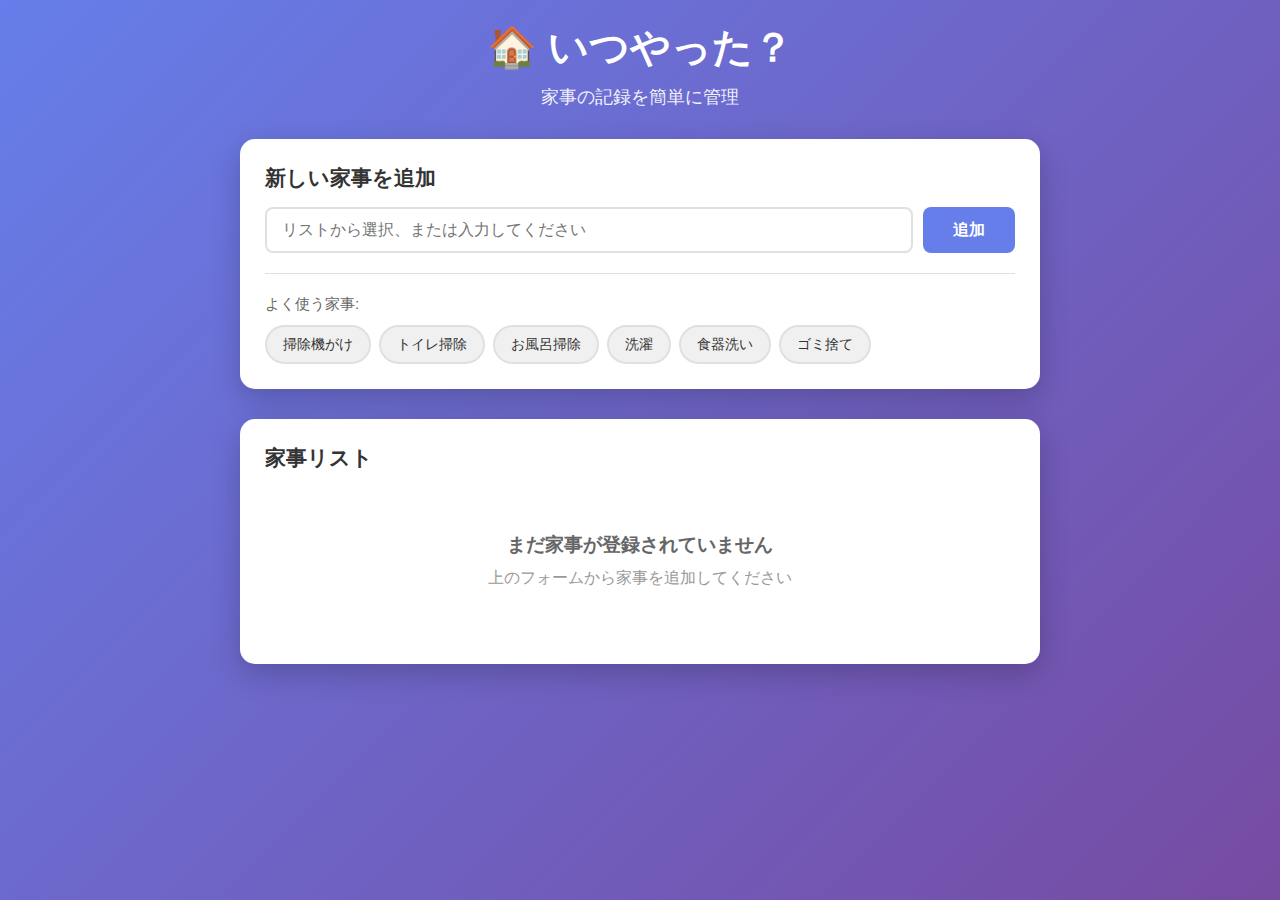
<file: index.html>
<!DOCTYPE html>
<html lang="ja">
<head>
    <meta charset="UTF-8">
    <meta name="viewport" content="width=device-width, initial-scale=1.0">
    <title>いつやった？ - 家事記録アプリ</title>
    <link rel="stylesheet" href="style.css">
</head>
<body>
    <div class="container">
        <header>
            <h1>🏠 いつやった？</h1>
            <p class="subtitle">家事の記録を簡単に管理</p>
        </header>

        <div class="add-chore-section">
            <h2>新しい家事を追加</h2>
            <form id="add-chore-form">
                <input
                    type="text"
                    id="chore-name-input"
                    list="chore-suggestions"
                    placeholder="リストから選択、または入力してください"
                    required
                >
                <datalist id="chore-suggestions">
                    <!-- 掃除 -->
                    <option value="掃除機がけ">
                    <option value="床の拭き掃除">
                    <option value="トイレ掃除">
                    <option value="お風呂掃除">
                    <option value="洗面所掃除">
                    <option value="キッチン掃除">
                    <option value="窓拭き">
                    <option value="ベランダ掃除">
                    <option value="玄関掃除">
                    <option value="エアコン掃除">
                    <option value="換気扇掃除">

                    <!-- 洗濯 -->
                    <option value="洗濯">
                    <option value="布団干し">
                    <option value="シーツ交換">
                    <option value="タオル交換">

                    <!-- キッチン -->
                    <option value="食器洗い">
                    <option value="冷蔵庫整理">
                    <option value="シンク磨き">
                    <option value="ゴミ捨て">
                    <option value="生ゴミ処理">

                    <!-- その他 -->
                    <option value="観葉植物の水やり">
                    <option value="郵便物整理">
                    <option value="クローゼット整理">
                    <option value="靴箱整理">
                </datalist>
                <button type="submit">追加</button>
            </form>

            <!-- クイック追加ボタン -->
            <div class="quick-add-section">
                <p class="quick-add-label">よく使う家事:</p>
                <div class="quick-add-buttons" id="quick-add-buttons">
                    <button type="button" class="quick-add-btn" data-chore="掃除機がけ">掃除機がけ</button>
                    <button type="button" class="quick-add-btn" data-chore="トイレ掃除">トイレ掃除</button>
                    <button type="button" class="quick-add-btn" data-chore="お風呂掃除">お風呂掃除</button>
                    <button type="button" class="quick-add-btn" data-chore="洗濯">洗濯</button>
                    <button type="button" class="quick-add-btn" data-chore="食器洗い">食器洗い</button>
                    <button type="button" class="quick-add-btn" data-chore="ゴミ捨て">ゴミ捨て</button>
                </div>
            </div>
        </div>

        <div class="chores-section">
            <h2>家事リスト</h2>
            <div id="chores-list" class="chores-list">
                <!-- 家事リストがここに表示されます -->
            </div>
            <div id="empty-state" class="empty-state">
                <p>まだ家事が登録されていません</p>
                <p>上のフォームから家事を追加してください</p>
            </div>
        </div>
    </div>

    <!-- 日付選択モーダル -->
    <div id="date-modal" class="modal">
        <div class="modal-content">
            <div class="modal-header">
                <h3>日付を選択</h3>
                <button id="close-modal" class="close-button">&times;</button>
            </div>
            <div class="modal-body">
                <label for="date-input">実施日:</label>
                <input type="date" id="date-input" required>
            </div>
            <div class="modal-footer">
                <button id="cancel-modal" class="cancel-button">キャンセル</button>
                <button id="submit-date" class="submit-button">記録</button>
            </div>
        </div>
    </div>

    <script src="app.js"></script>
</body>
</html>
</file>
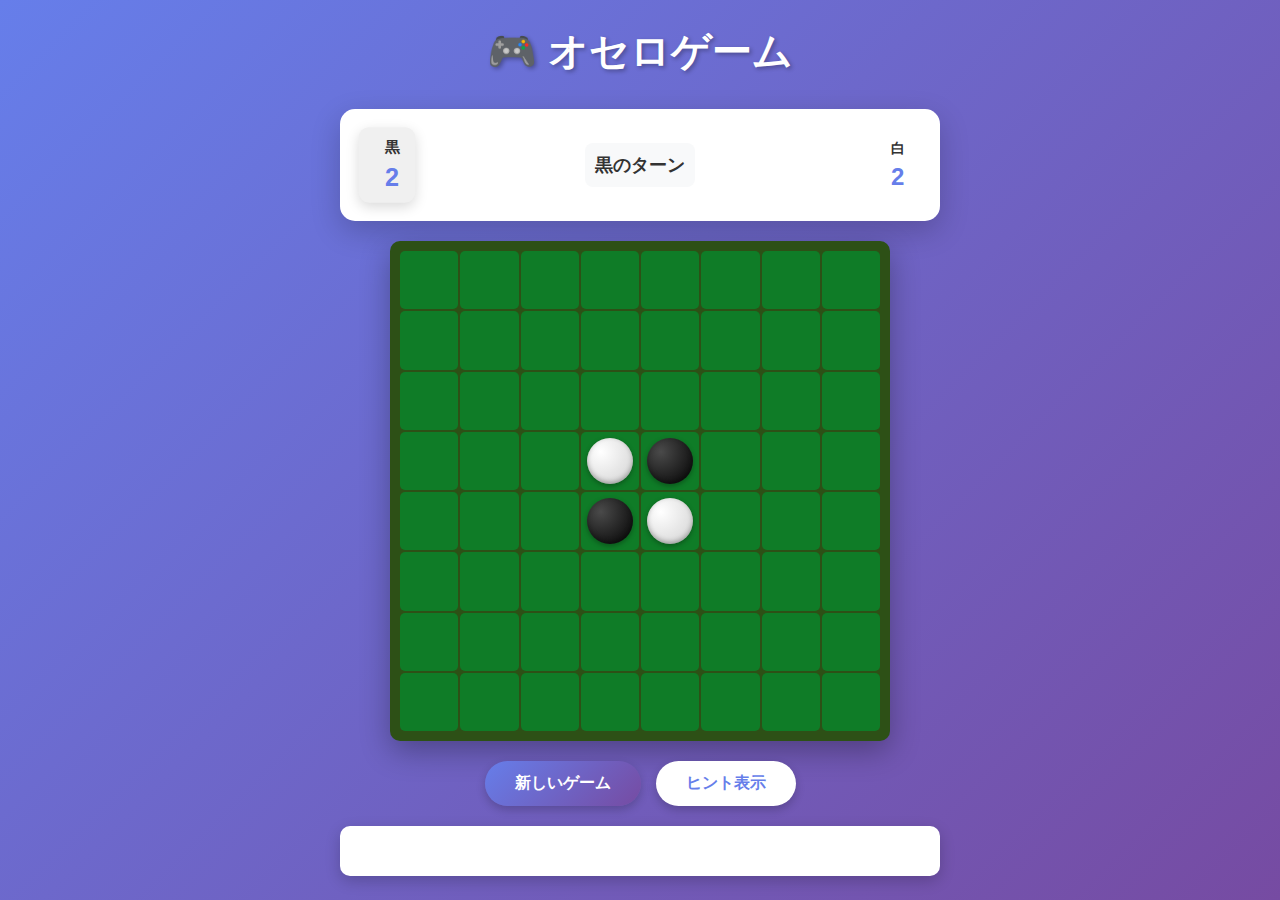
<file: othello.html>
<!DOCTYPE html>
<html lang="ja">
<head>
    <meta charset="UTF-8">
    <meta name="viewport" content="width=device-width, initial-scale=1.0">
    <title>オセロゲーム</title>
    <link rel="stylesheet" href="othello.css">
</head>
<body>
    <div class="container">
        <header>
            <h1>🎮 オセロゲーム</h1>
        </header>

        <div class="game-info">
            <div class="player-info">
                <div class="player black-player" id="blackPlayer">
                    <div class="disc black"></div>
                    <div class="player-details">
                        <span class="player-name">黒</span>
                        <span class="score" id="blackScore">2</span>
                    </div>
                </div>
                <div class="turn-indicator" id="turnIndicator">
                    黒のターン
                </div>
                <div class="player white-player" id="whitePlayer">
                    <div class="disc white"></div>
                    <div class="player-details">
                        <span class="player-name">白</span>
                        <span class="score" id="whiteScore">2</span>
                    </div>
                </div>
            </div>
        </div>

        <div class="board-container">
            <div class="board" id="board">
                <!-- ボードは JavaScript で生成 -->
            </div>
        </div>

        <div class="controls">
            <button class="btn-primary" id="resetBtn">新しいゲーム</button>
            <button class="btn-secondary" id="hintBtn">ヒント表示</button>
        </div>

        <div class="message" id="message"></div>
    </div>

    <script src="othello.js"></script>
</body>
</html>
</file>
<file: style.css>
/* リセットと基本設定 */
* {
    margin: 0;
    padding: 0;
    box-sizing: border-box;
}

body {
    font-family: -apple-system, BlinkMacSystemFont, "Segoe UI", Roboto, "Helvetica Neue", Arial, sans-serif;
    background: linear-gradient(135deg, #667eea 0%, #764ba2 100%);
    min-height: 100vh;
    padding: 20px;
}

.container {
    max-width: 800px;
    margin: 0 auto;
}

/* ヘッダー */
header {
    text-align: center;
    color: white;
    margin-bottom: 30px;
}

header h1 {
    font-size: 2.5rem;
    margin-bottom: 10px;
}

.subtitle {
    font-size: 1.1rem;
    opacity: 0.9;
}

/* 家事追加セクション */
.add-chore-section {
    background: white;
    padding: 25px;
    border-radius: 15px;
    box-shadow: 0 10px 30px rgba(0, 0, 0, 0.2);
    margin-bottom: 30px;
}

.add-chore-section h2 {
    font-size: 1.3rem;
    margin-bottom: 15px;
    color: #333;
}

#add-chore-form {
    display: flex;
    gap: 10px;
}

#chore-name-input {
    flex: 1;
    padding: 12px 15px;
    border: 2px solid #e0e0e0;
    border-radius: 8px;
    font-size: 1rem;
    transition: border-color 0.3s;
}

#chore-name-input:focus {
    outline: none;
    border-color: #667eea;
}

#add-chore-form button {
    padding: 12px 30px;
    background: #667eea;
    color: white;
    border: none;
    border-radius: 8px;
    font-size: 1rem;
    font-weight: bold;
    cursor: pointer;
    transition: background 0.3s;
}

#add-chore-form button:hover {
    background: #5568d3;
}

/* クイック追加セクション */
.quick-add-section {
    margin-top: 20px;
    padding-top: 20px;
    border-top: 1px solid #e0e0e0;
}

.quick-add-label {
    font-size: 0.95rem;
    color: #666;
    margin-bottom: 10px;
    font-weight: 500;
}

.quick-add-buttons {
    display: flex;
    flex-wrap: wrap;
    gap: 8px;
}

.quick-add-btn {
    padding: 8px 16px;
    background: #f0f0f0;
    color: #333;
    border: 2px solid #e0e0e0;
    border-radius: 20px;
    font-size: 0.9rem;
    cursor: pointer;
    transition: all 0.3s;
}

.quick-add-btn:hover {
    background: #667eea;
    color: white;
    border-color: #667eea;
    transform: translateY(-2px);
}

.quick-add-btn:active {
    transform: translateY(0);
}

/* 家事リストセクション */
.chores-section {
    background: white;
    padding: 25px;
    border-radius: 15px;
    box-shadow: 0 10px 30px rgba(0, 0, 0, 0.2);
}

.chores-section h2 {
    font-size: 1.3rem;
    margin-bottom: 20px;
    color: #333;
}

.chores-list {
    display: flex;
    flex-direction: column;
    gap: 15px;
}

/* 家事カード */
.chore-card {
    background: #f9f9f9;
    border-radius: 12px;
    padding: 20px;
    display: flex;
    justify-content: space-between;
    align-items: center;
    transition: transform 0.2s, box-shadow 0.2s;
    border-left: 5px solid;
}

.chore-card:hover {
    transform: translateY(-2px);
    box-shadow: 0 5px 15px rgba(0, 0, 0, 0.1);
}

/* 色分け */
.chore-card.status-recent {
    border-left-color: #4caf50;
}

.chore-card.status-soon {
    border-left-color: #ff9800;
}

.chore-card.status-overdue {
    border-left-color: #f44336;
}

.chore-card.status-never {
    border-left-color: #9e9e9e;
}

.chore-info {
    flex: 1;
}

.chore-name {
    font-size: 1.2rem;
    font-weight: bold;
    color: #333;
    margin-bottom: 8px;
}

.chore-date {
    font-size: 0.9rem;
    color: #666;
}

.days-badge {
    display: inline-block;
    padding: 4px 12px;
    border-radius: 20px;
    font-size: 0.85rem;
    font-weight: bold;
    margin-left: 10px;
}

.status-recent .days-badge {
    background: #e8f5e9;
    color: #2e7d32;
}

.status-soon .days-badge {
    background: #fff3e0;
    color: #e65100;
}

.status-overdue .days-badge {
    background: #ffebee;
    color: #c62828;
}

.status-never .days-badge {
    background: #f5f5f5;
    color: #616161;
}

.chore-actions {
    display: flex;
    gap: 10px;
}

.done-button {
    padding: 10px 20px;
    background: #4caf50;
    color: white;
    border: none;
    border-radius: 8px;
    font-size: 0.95rem;
    font-weight: bold;
    cursor: pointer;
    transition: background 0.3s;
}

.done-button:hover {
    background: #45a049;
}

.delete-button {
    padding: 10px 15px;
    background: #f44336;
    color: white;
    border: none;
    border-radius: 8px;
    font-size: 0.95rem;
    cursor: pointer;
    transition: background 0.3s;
}

.delete-button:hover {
    background: #da190b;
}

/* 空の状態 */
.empty-state {
    text-align: center;
    padding: 40px;
    color: #999;
}

.empty-state p {
    margin-bottom: 10px;
    font-size: 1rem;
}

.empty-state p:first-child {
    font-size: 1.2rem;
    font-weight: bold;
    color: #666;
}

/* 日付指定ボタン */
.add-date-button {
    padding: 10px 20px;
    background: #667eea;
    color: white;
    border: none;
    border-radius: 8px;
    font-size: 0.95rem;
    font-weight: bold;
    cursor: pointer;
    transition: background 0.3s;
}

.add-date-button:hover {
    background: #5568d3;
}

/* 履歴表示ボタン */
.toggle-history-button {
    margin-top: 10px;
    padding: 6px 12px;
    background: #e0e0e0;
    color: #333;
    border: none;
    border-radius: 6px;
    font-size: 0.85rem;
    cursor: pointer;
    transition: background 0.3s;
}

.toggle-history-button:hover {
    background: #d0d0d0;
}

/* 履歴リスト */
.history-list {
    margin-top: 10px;
    padding: 10px;
    background: #f5f5f5;
    border-radius: 8px;
}

.history-item {
    display: flex;
    justify-content: space-between;
    align-items: center;
    padding: 8px 12px;
    margin-bottom: 6px;
    background: white;
    border-radius: 6px;
    font-size: 0.9rem;
}

.history-item:last-child {
    margin-bottom: 0;
}

.delete-history-button {
    padding: 4px 10px;
    background: #f44336;
    color: white;
    border: none;
    border-radius: 4px;
    font-size: 1rem;
    font-weight: bold;
    cursor: pointer;
    transition: background 0.3s;
}

.delete-history-button:hover {
    background: #da190b;
}

/* モーダル */
.modal {
    display: none;
    position: fixed;
    z-index: 1000;
    left: 0;
    top: 0;
    width: 100%;
    height: 100%;
    background-color: rgba(0, 0, 0, 0.5);
    align-items: center;
    justify-content: center;
}

.modal-content {
    background: white;
    border-radius: 15px;
    width: 90%;
    max-width: 400px;
    box-shadow: 0 10px 30px rgba(0, 0, 0, 0.3);
    animation: modalSlideIn 0.3s ease-out;
}

@keyframes modalSlideIn {
    from {
        transform: translateY(-50px);
        opacity: 0;
    }
    to {
        transform: translateY(0);
        opacity: 1;
    }
}

.modal-header {
    display: flex;
    justify-content: space-between;
    align-items: center;
    padding: 20px;
    border-bottom: 1px solid #e0e0e0;
}

.modal-header h3 {
    margin: 0;
    font-size: 1.3rem;
    color: #333;
}

.close-button {
    background: none;
    border: none;
    font-size: 2rem;
    color: #999;
    cursor: pointer;
    padding: 0;
    width: 30px;
    height: 30px;
    display: flex;
    align-items: center;
    justify-content: center;
    transition: color 0.3s;
}

.close-button:hover {
    color: #333;
}

.modal-body {
    padding: 20px;
}

.modal-body label {
    display: block;
    margin-bottom: 10px;
    font-weight: bold;
    color: #333;
}

.modal-body input[type="date"] {
    width: 100%;
    padding: 12px;
    border: 2px solid #e0e0e0;
    border-radius: 8px;
    font-size: 1rem;
    transition: border-color 0.3s;
}

.modal-body input[type="date"]:focus {
    outline: none;
    border-color: #667eea;
}

.modal-footer {
    display: flex;
    gap: 10px;
    padding: 20px;
    border-top: 1px solid #e0e0e0;
}

.cancel-button {
    flex: 1;
    padding: 12px;
    background: #e0e0e0;
    color: #333;
    border: none;
    border-radius: 8px;
    font-size: 1rem;
    font-weight: bold;
    cursor: pointer;
    transition: background 0.3s;
}

.cancel-button:hover {
    background: #d0d0d0;
}

.submit-button {
    flex: 1;
    padding: 12px;
    background: #4caf50;
    color: white;
    border: none;
    border-radius: 8px;
    font-size: 1rem;
    font-weight: bold;
    cursor: pointer;
    transition: background 0.3s;
}

.submit-button:hover {
    background: #45a049;
}

/* レスポンシブ対応 */
@media (max-width: 600px) {
    header h1 {
        font-size: 2rem;
    }

    .chore-card {
        flex-direction: column;
        align-items: flex-start;
        gap: 15px;
    }

    .chore-actions {
        width: 100%;
        flex-wrap: wrap;
    }

    .chore-actions button {
        flex: 1;
        min-width: 45%;
    }

    #add-chore-form {
        flex-direction: column;
    }

    #add-chore-form button {
        width: 100%;
    }

    .modal-content {
        width: 95%;
    }
}
</file>
<file: othello.css>
* {
    margin: 0;
    padding: 0;
    box-sizing: border-box;
}

body {
    font-family: 'Segoe UI', Tahoma, Geneva, Verdana, sans-serif;
    background: linear-gradient(135deg, #667eea 0%, #764ba2 100%);
    min-height: 100vh;
    display: flex;
    justify-content: center;
    align-items: center;
    padding: 20px;
}

.container {
    max-width: 600px;
    width: 100%;
}

header {
    text-align: center;
    margin-bottom: 30px;
}

header h1 {
    color: white;
    font-size: 2.5rem;
    text-shadow: 2px 2px 4px rgba(0, 0, 0, 0.3);
}

.game-info {
    background: white;
    border-radius: 15px;
    padding: 20px;
    margin-bottom: 20px;
    box-shadow: 0 10px 30px rgba(0, 0, 0, 0.2);
}

.player-info {
    display: flex;
    justify-content: space-between;
    align-items: center;
    gap: 20px;
}

.player {
    display: flex;
    align-items: center;
    gap: 10px;
    padding: 10px 15px;
    border-radius: 10px;
    transition: all 0.3s ease;
}

.player.active {
    background: #f0f0f0;
    transform: scale(1.05);
    box-shadow: 0 4px 12px rgba(0, 0, 0, 0.15);
}

.player-details {
    display: flex;
    flex-direction: column;
    gap: 5px;
}

.player-name {
    font-weight: bold;
    font-size: 0.9rem;
    color: #333;
}

.score {
    font-size: 1.5rem;
    font-weight: bold;
    color: #667eea;
}

.turn-indicator {
    font-size: 1.1rem;
    font-weight: bold;
    color: #333;
    text-align: center;
    padding: 10px;
    background: #f8f9fa;
    border-radius: 8px;
}

.board-container {
    display: flex;
    justify-content: center;
    margin-bottom: 20px;
}

.board {
    display: grid;
    grid-template-columns: repeat(8, 1fr);
    grid-template-rows: repeat(8, 1fr);
    gap: 2px;
    background: #2d5016;
    padding: 10px;
    border-radius: 10px;
    box-shadow: 0 10px 30px rgba(0, 0, 0, 0.3);
    width: 100%;
    max-width: 500px;
    aspect-ratio: 1;
}

.cell {
    background: #0f7c27;
    border-radius: 5px;
    cursor: pointer;
    display: flex;
    justify-content: center;
    align-items: center;
    transition: background 0.2s ease;
    position: relative;
}

.cell:hover {
    background: #128a2f;
}

.cell.valid-move {
    background: #1aa03a;
}

.cell.valid-move::after {
    content: '';
    position: absolute;
    width: 30%;
    height: 30%;
    background: rgba(255, 255, 255, 0.3);
    border-radius: 50%;
    animation: pulse 1.5s ease-in-out infinite;
}

@keyframes pulse {
    0%, 100% {
        transform: scale(1);
        opacity: 0.5;
    }
    50% {
        transform: scale(1.3);
        opacity: 0.8;
    }
}

.disc {
    width: 80%;
    height: 80%;
    border-radius: 50%;
    box-shadow: inset 0 -2px 5px rgba(0, 0, 0, 0.3),
                0 2px 5px rgba(0, 0, 0, 0.3);
    transition: transform 0.3s ease;
    animation: placeDisc 0.3s ease;
}

@keyframes placeDisc {
    0% {
        transform: scale(0);
        opacity: 0;
    }
    50% {
        transform: scale(1.2);
    }
    100% {
        transform: scale(1);
        opacity: 1;
    }
}

.disc.black {
    background: radial-gradient(circle at 30% 30%, #4a4a4a, #000000);
}

.disc.white {
    background: radial-gradient(circle at 30% 30%, #ffffff, #d0d0d0);
}

.disc.flip {
    animation: flipDisc 0.6s ease;
}

@keyframes flipDisc {
    0% {
        transform: rotateY(0deg);
    }
    50% {
        transform: rotateY(90deg);
    }
    100% {
        transform: rotateY(180deg);
    }
}

.controls {
    display: flex;
    justify-content: center;
    gap: 15px;
    margin-bottom: 20px;
}

.btn-primary,
.btn-secondary {
    padding: 12px 30px;
    font-size: 1rem;
    font-weight: bold;
    border: none;
    border-radius: 25px;
    cursor: pointer;
    transition: all 0.3s ease;
    box-shadow: 0 4px 10px rgba(0, 0, 0, 0.2);
}

.btn-primary {
    background: linear-gradient(135deg, #667eea 0%, #764ba2 100%);
    color: white;
}

.btn-primary:hover {
    transform: translateY(-2px);
    box-shadow: 0 6px 15px rgba(0, 0, 0, 0.3);
}

.btn-secondary {
    background: white;
    color: #667eea;
}

.btn-secondary:hover {
    transform: translateY(-2px);
    box-shadow: 0 6px 15px rgba(0, 0, 0, 0.3);
}

.message {
    background: white;
    border-radius: 10px;
    padding: 15px;
    text-align: center;
    font-weight: bold;
    font-size: 1.1rem;
    color: #333;
    box-shadow: 0 5px 15px rgba(0, 0, 0, 0.2);
    min-height: 50px;
    display: flex;
    align-items: center;
    justify-content: center;
}

.message.winner {
    background: linear-gradient(135deg, #f093fb 0%, #f5576c 100%);
    color: white;
    font-size: 1.3rem;
    animation: celebrate 0.5s ease;
}

@keyframes celebrate {
    0%, 100% {
        transform: scale(1);
    }
    50% {
        transform: scale(1.05);
    }
}

/* レスポンシブデザイン */
@media (max-width: 600px) {
    header h1 {
        font-size: 2rem;
    }

    .player-info {
        flex-direction: column;
        gap: 10px;
    }

    .turn-indicator {
        order: -1;
        width: 100%;
    }

    .controls {
        flex-direction: column;
    }

    .btn-primary,
    .btn-secondary {
        width: 100%;
    }

    .board {
        max-width: 100%;
    }
}
</file>
